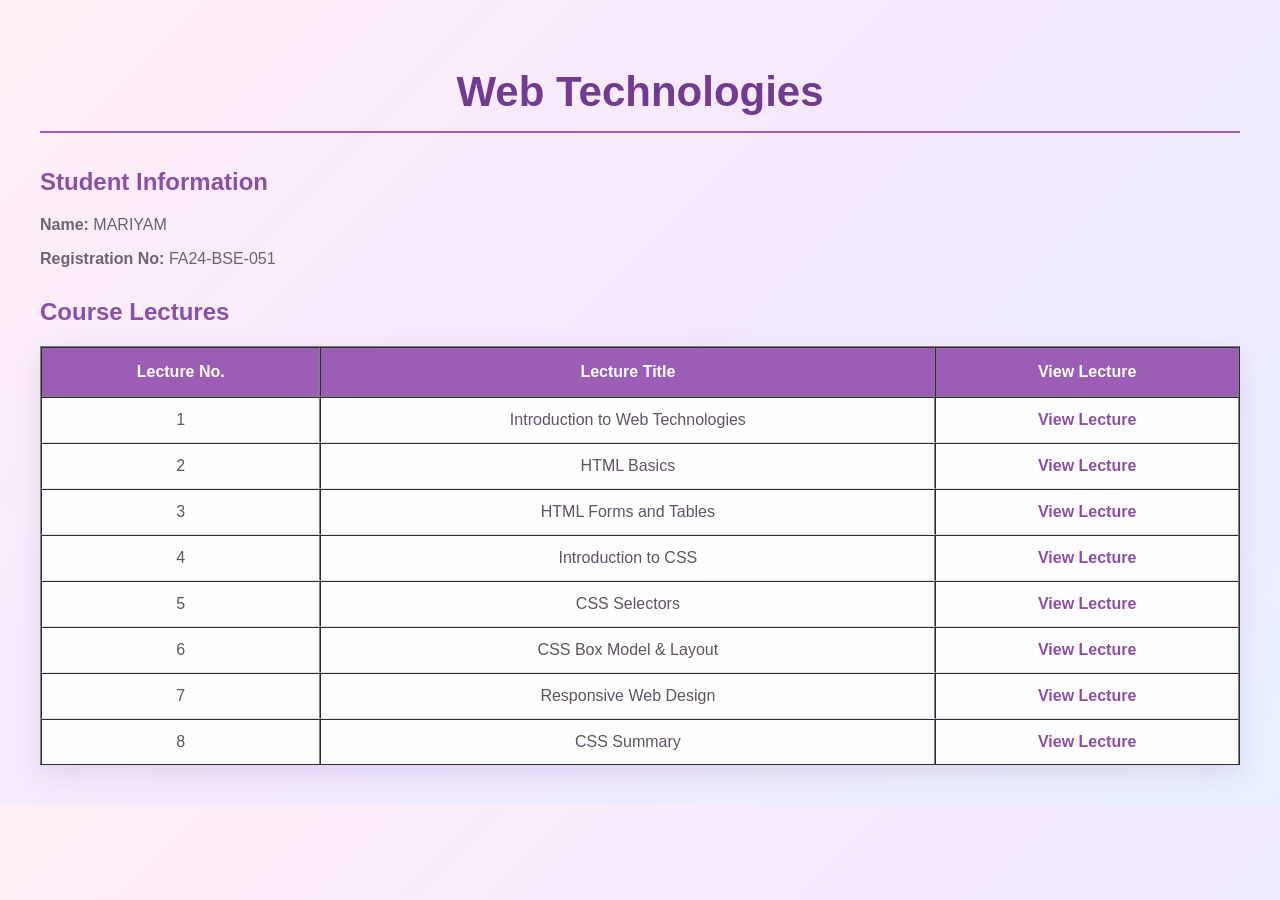
<file: index.html>
<!DOCTYPE html>
<html lang="en">
<head>
    <meta charset="UTF-8">
    <meta name="viewport" content="width=device-width, initial-scale=1.0">
    <title>Web Technologies</title>

    <link rel="stylesheet" href="style.css">
    <link rel="icon" type="image/png" href="logo.png">
</head>

<body>
    <h1>Web Technologies</h1>
       

    <h2>Student Information</h2>

    <p><b>Name:</b> MARIYAM</p>
    <p><b>Registration No:</b> FA24-BSE-051</p>

    <h2>Course Lectures</h2>

    <table border="1">

        <tr>
            <th>Lecture No.</th>
            <th>Lecture Title</th>
            <th>View Lecture</th>
        </tr>

        <tr>
            <td>1</td>
            <td>Introduction to Web Technologies</td>
            <td><a href="lecture1.html">View Lecture</a></td>
        </tr>

        <tr>
            <td>2</td>
            <td>HTML Basics</td>
            <td><a href="lecture2.html">View Lecture</a></td>
        </tr>

        <tr>
            <td>3</td>
            <td>HTML Forms and Tables</td>
            <td><a href="lecture3.html">View Lecture</a></td>
        </tr>

        <tr>
            <td>4</td>
            <td>Introduction to CSS</td>
            <td><a href="lecture4.html">View Lecture</a></td>
        </tr>

        <tr>
            <td>5</td>
            <td>CSS Selectors</td>
            <td><a href="lecture5.html">View Lecture</a></td>
        </tr>

        <tr>
            <td>6</td>
            <td>CSS Box Model & Layout</td>
            <td><a href="lecture6.html">View Lecture</a></td>
        </tr>

        <tr>
            <td>7</td>
            <td>Responsive Web Design</td>
            <td><a href="lecture7.html">View Lecture</a></td>
        </tr>

        <tr>
            <td>8</td>
            <td>CSS Summary</td>
            <td><a href="lecture8.html">View Lecture</a></td>
        </tr>



    </table>

</body>
</html>
</file>
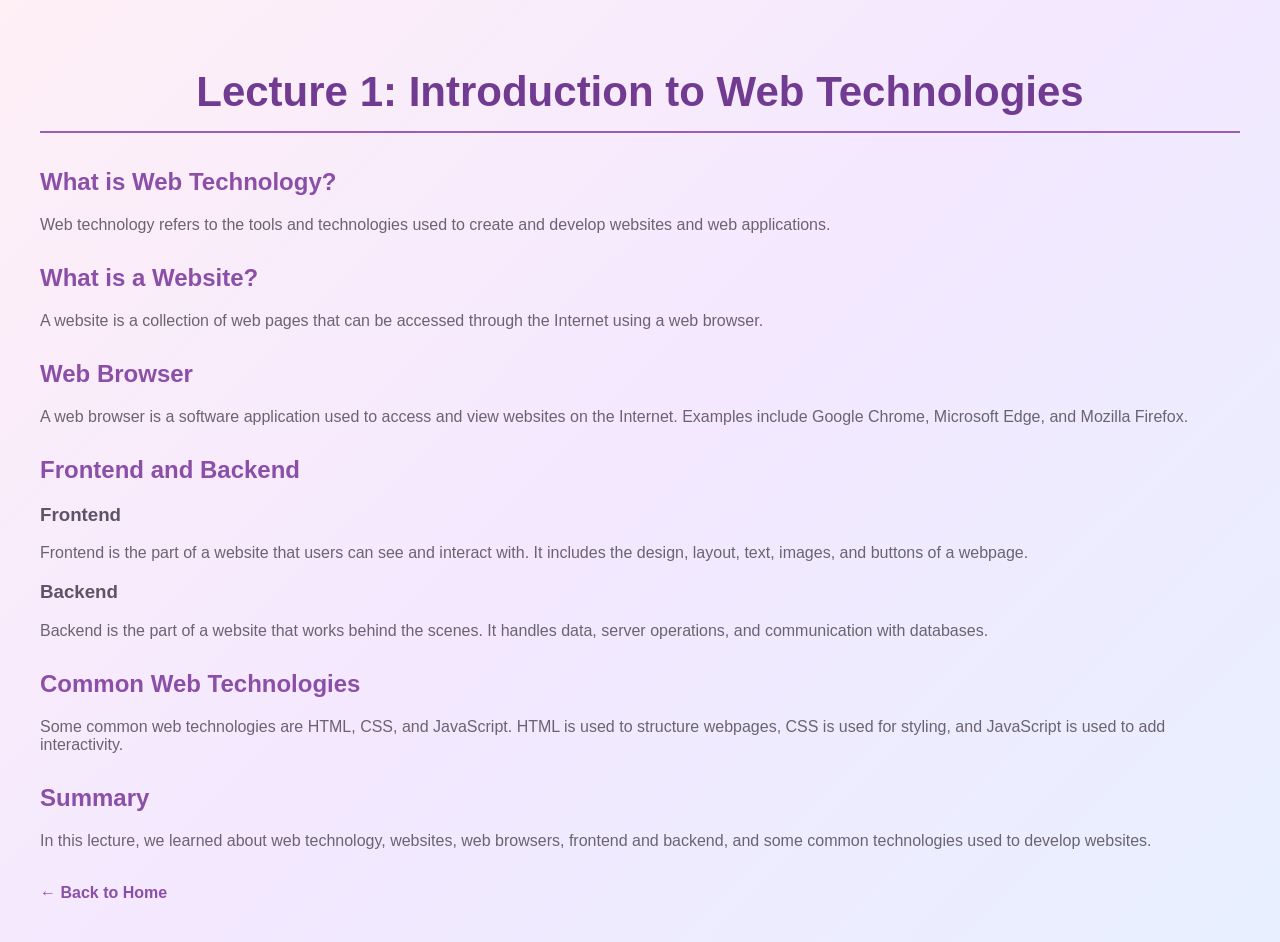
<file: lecture1.html>
<!DOCTYPE html>
<html lang="en">

<head>
    <meta charset="UTF-8">
    <meta name="viewport" content="width=device-width, initial-scale=1.0">

    <title>Lecture 1 - Introduction to Web Technologies</title>

    <link rel="stylesheet" href="style.css">
</head>

<body>

    <h1>Lecture 1: Introduction to Web Technologies</h1>

    <h2>What is Web Technology?</h2>

    <p>
        Web technology refers to the tools and technologies used
        to create and develop websites and web applications.
    </p>

    <h2>What is a Website?</h2>

    <p>
        A website is a collection of web pages that can be accessed
        through the Internet using a web browser.
    </p>

    <h2>Web Browser</h2>

    <p>
        A web browser is a software application used to access
        and view websites on the Internet.
        Examples include Google Chrome, Microsoft Edge, and Mozilla Firefox.
    </p>

    <h2>Frontend and Backend</h2>

    <h3>Frontend</h3>

    <p>
        Frontend is the part of a website that users can see and
        interact with. It includes the design, layout, text, images,
        and buttons of a webpage.
    </p>

    <h3>Backend</h3>

    <p>
        Backend is the part of a website that works behind the scenes.
        It handles data, server operations, and communication with
        databases.
    </p>

    <h2>Common Web Technologies</h2>

    <p>
        Some common web technologies are HTML, CSS, and JavaScript.
        HTML is used to structure webpages, CSS is used for styling,
        and JavaScript is used to add interactivity.
    </p>

    <h2>Summary</h2>

    <p>
        In this lecture, we learned about web technology, websites,
        web browsers, frontend and backend, and some common
        technologies used to develop websites.
    </p>

    <br>

    <a href="index.html">← Back to Home</a>

</body>

</html>
</file>
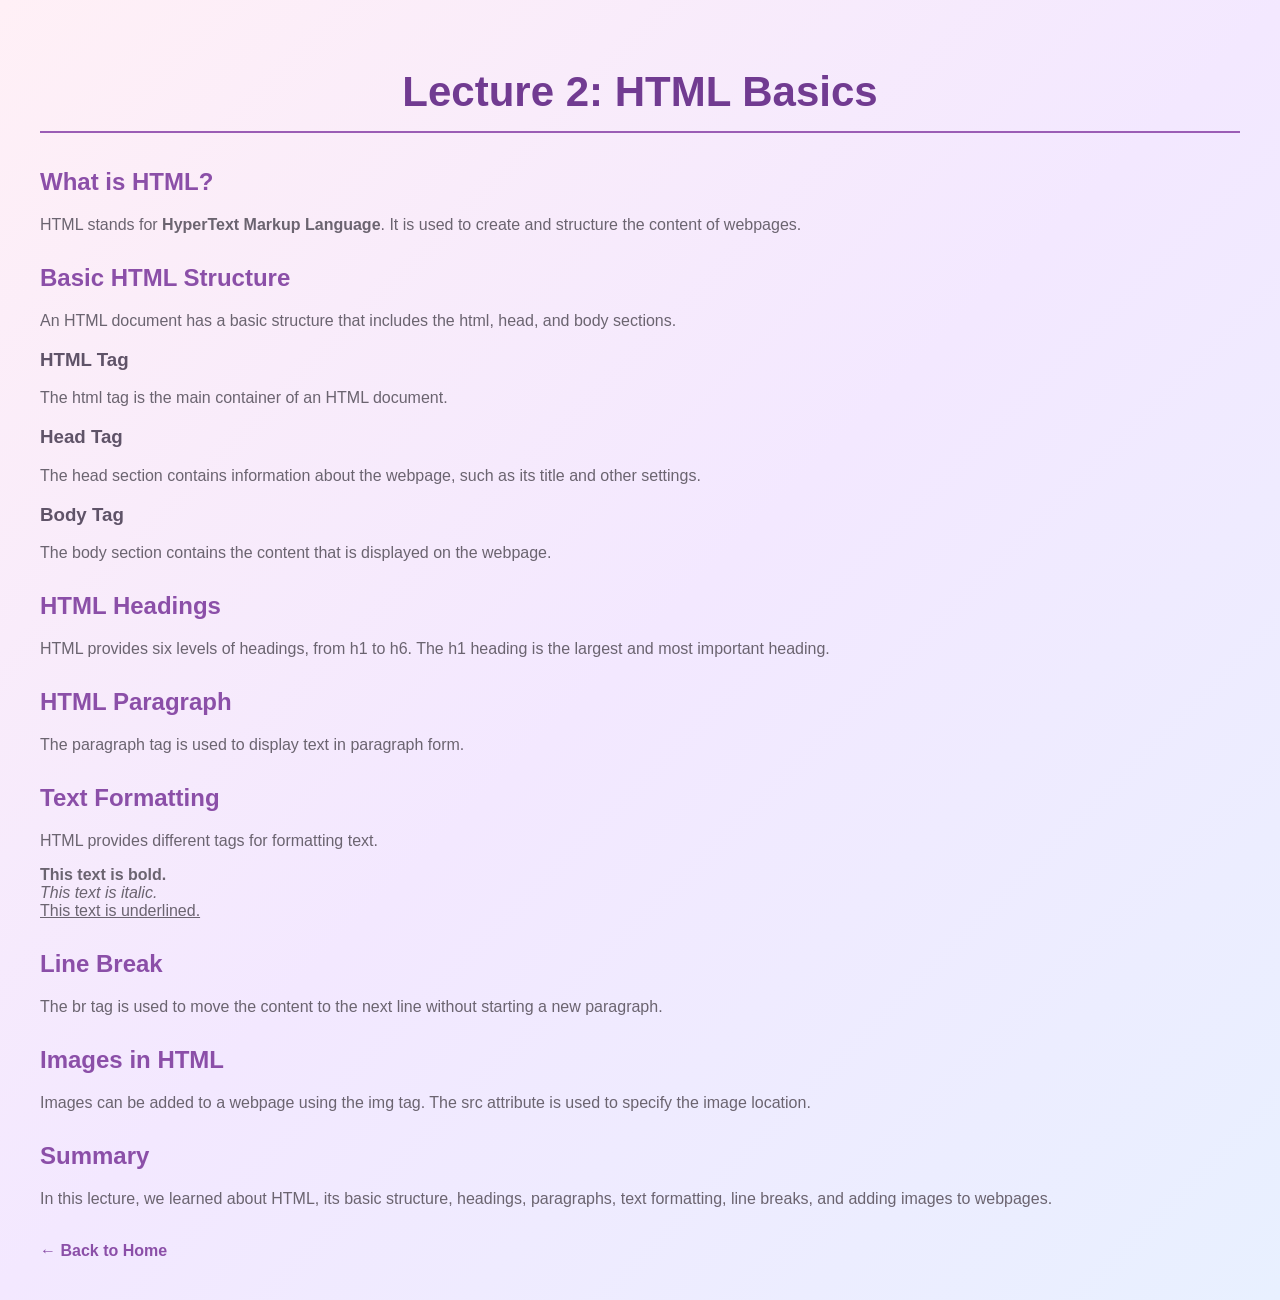
<file: lecture2.html>
<!DOCTYPE html>
<html lang="en">

<head>
    <meta charset="UTF-8">
    <meta name="viewport" content="width=device-width, initial-scale=1.0">

    <title>Lecture 2 - HTML Basics</title>

    <link rel="stylesheet" href="style.css">
</head>

<body>

    <h1>Lecture 2: HTML Basics</h1>

    <h2>What is HTML?</h2>

    <p>
        HTML stands for <b>HyperText Markup Language</b>.
        It is used to create and structure the content of webpages.
    </p>

    <h2>Basic HTML Structure</h2>

    <p>
        An HTML document has a basic structure that includes
        the html, head, and body sections.
    </p>

    <h3>HTML Tag</h3>

    <p>
        The html tag is the main container of an HTML document.
    </p>

    <h3>Head Tag</h3>

    <p>
        The head section contains information about the webpage,
        such as its title and other settings.
    </p>

    <h3>Body Tag</h3>

    <p>
        The body section contains the content that is displayed
        on the webpage.
    </p>

    <h2>HTML Headings</h2>

    <p>
        HTML provides six levels of headings, from
        h1 to h6. The h1 heading is the largest and most important
        heading.
    </p>

    <h2>HTML Paragraph</h2>

    <p>
        The paragraph tag is used to display text in paragraph form.
    </p>

    <h2>Text Formatting</h2>

    <p>
        HTML provides different tags for formatting text.
    </p>

    <p>
        <b>This text is bold.</b>
        <br>
        <i>This text is italic.</i>
        <br>
        <u>This text is underlined.</u>
    </p>

    <h2>Line Break</h2>

    <p>
        The br tag is used to move the content to the next line
        without starting a new paragraph.
    </p>

    <h2>Images in HTML</h2>

    <p>
        Images can be added to a webpage using the img tag.
        The src attribute is used to specify the image location.
    </p>

    <h2>Summary</h2>

    <p>
        In this lecture, we learned about HTML, its basic structure,
        headings, paragraphs, text formatting, line breaks, and
        adding images to webpages.
    </p>

    <br>

    <a href="index.html">← Back to Home</a>

</body>

</html>
</file>
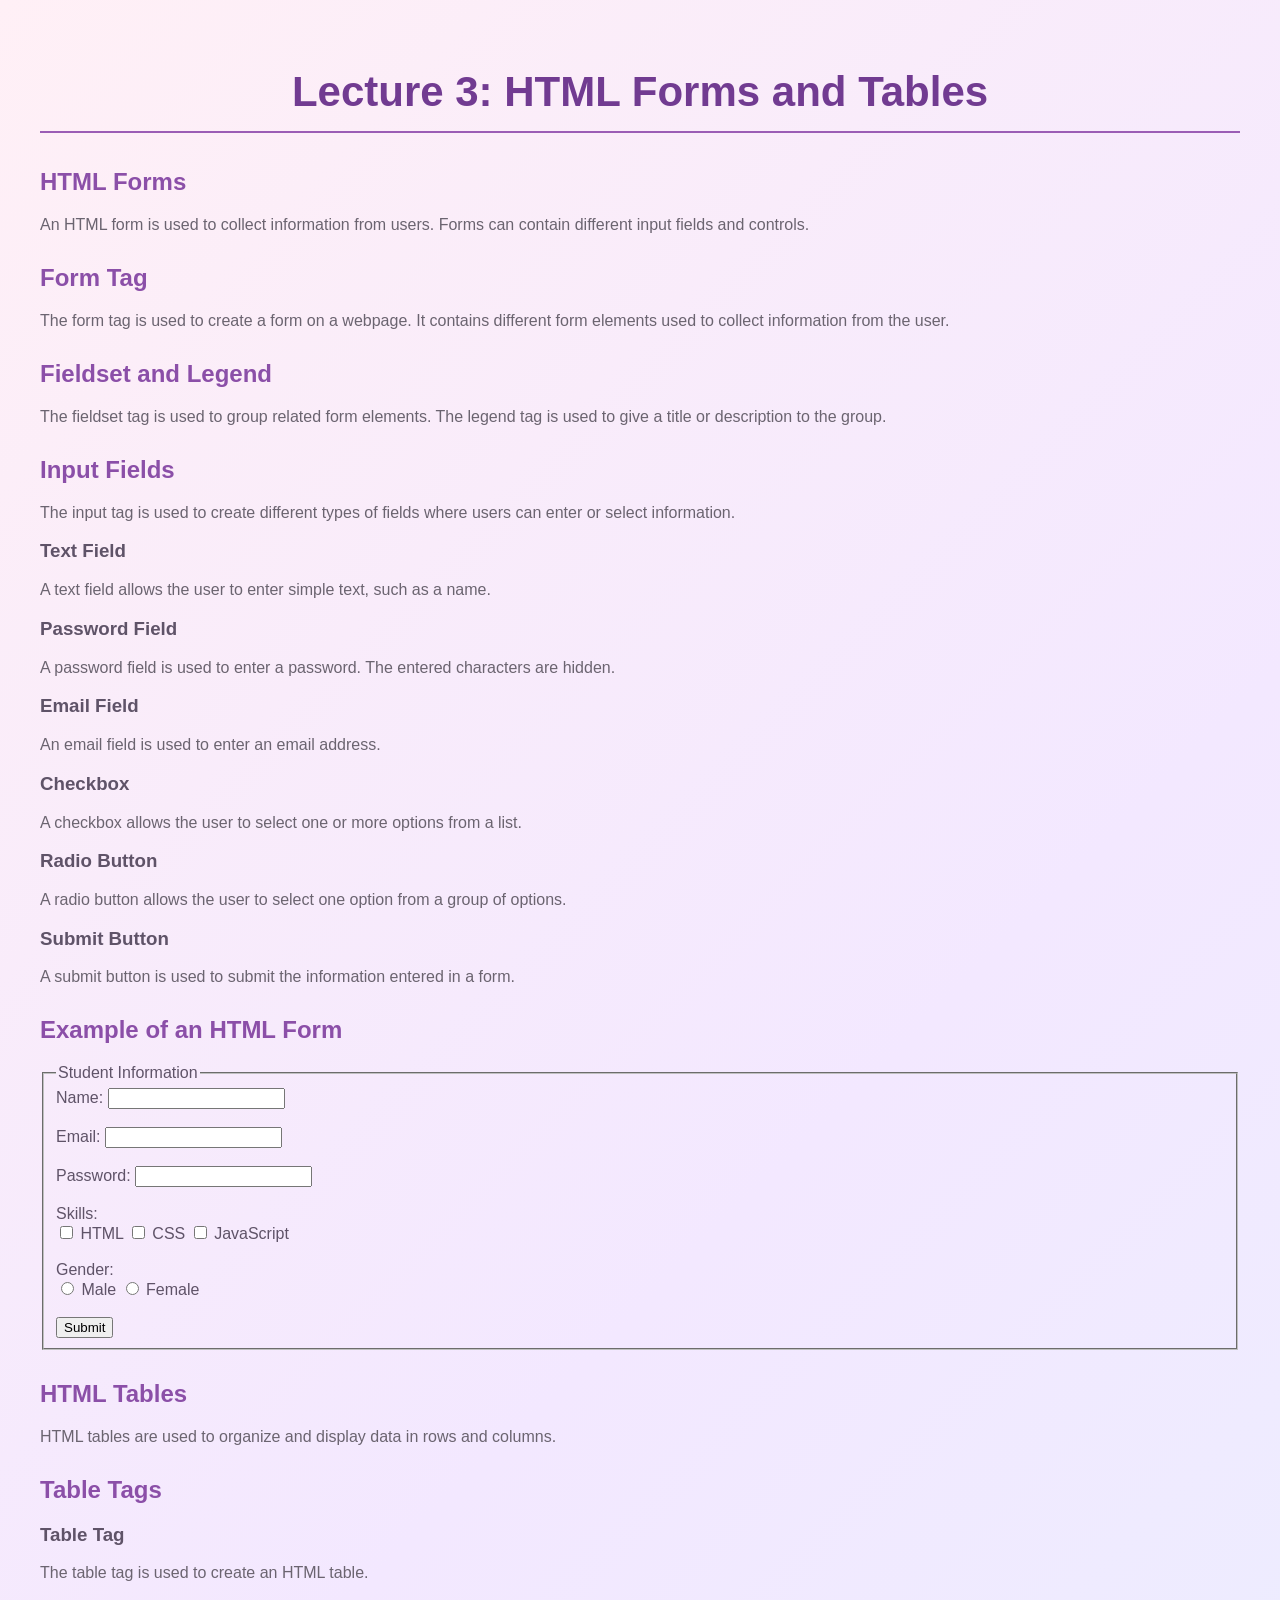
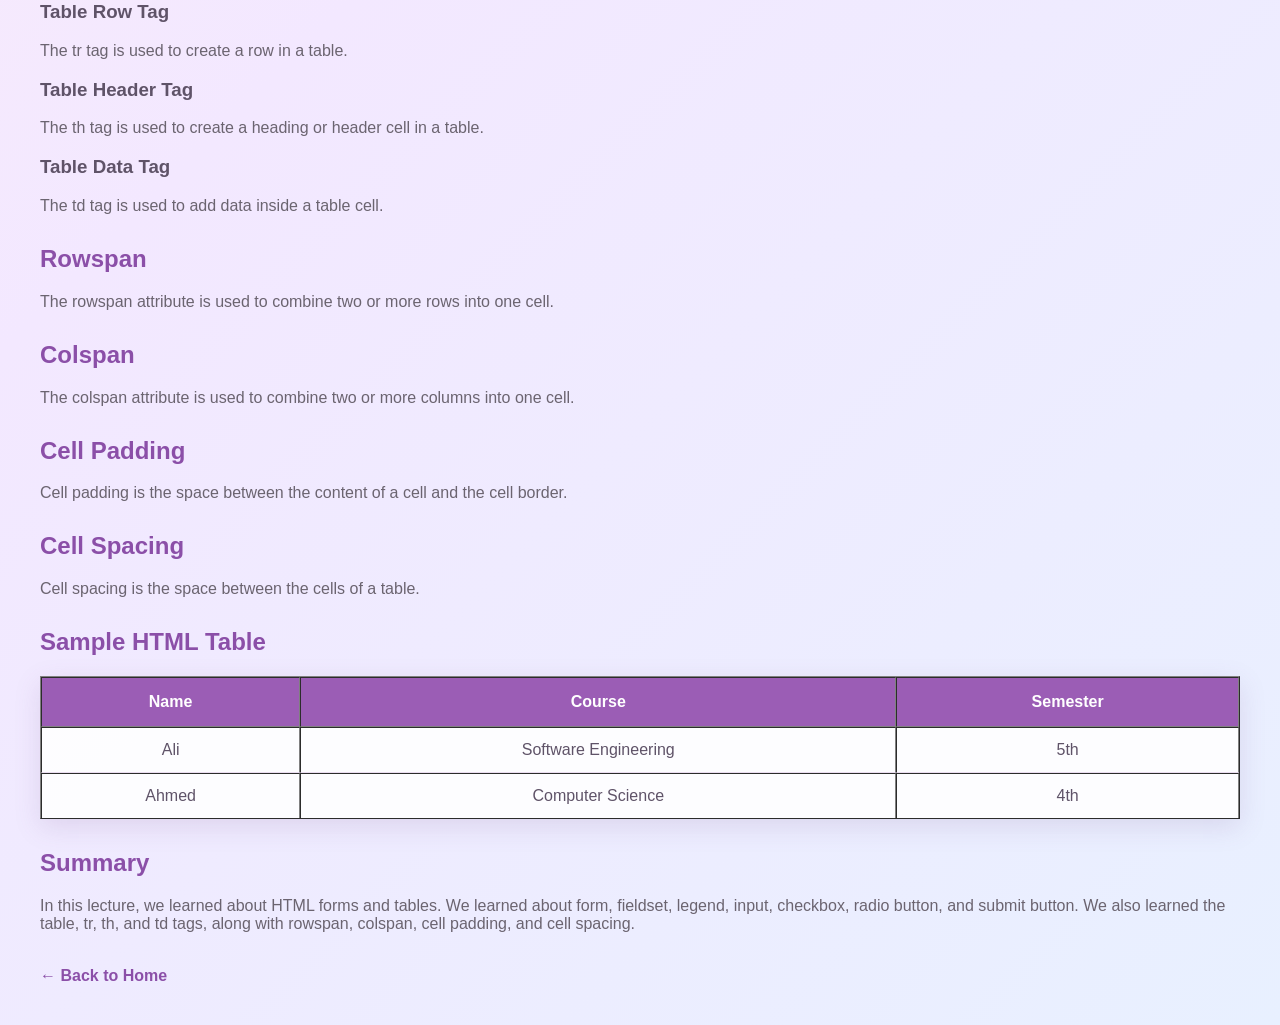
<file: lecture3.html>
<!DOCTYPE html>
<html lang="en">

<head>

    <meta charset="UTF-8">
    <meta name="viewport" content="width=device-width, initial-scale=1.0">

    <title>Lecture 3 - HTML Forms and Tables</title>

    <link rel="stylesheet" href="style.css">

</head>

<body>

    <h1>Lecture 3: HTML Forms and Tables</h1>

    <h2>HTML Forms</h2>

    <p>
        An HTML form is used to collect information from users.
        Forms can contain different input fields and controls.
    </p>

    <h2>Form Tag</h2>

    <p>
        The form tag is used to create a form on a webpage.
        It contains different form elements used to collect
        information from the user.
    </p>

    <h2>Fieldset and Legend</h2>

    <p>
        The fieldset tag is used to group related form elements.
        The legend tag is used to give a title or description
        to the group.
    </p>

    <h2>Input Fields</h2>

    <p>
        The input tag is used to create different types of
        fields where users can enter or select information.
    </p>

    <h3>Text Field</h3>

    <p>
        A text field allows the user to enter simple text,
        such as a name.
    </p>

    <h3>Password Field</h3>

    <p>
        A password field is used to enter a password.
        The entered characters are hidden.
    </p>

    <h3>Email Field</h3>

    <p>
        An email field is used to enter an email address.
    </p>

    <h3>Checkbox</h3>

    <p>
        A checkbox allows the user to select one or more
        options from a list.
    </p>

    <h3>Radio Button</h3>

    <p>
        A radio button allows the user to select one option
        from a group of options.
    </p>

    <h3>Submit Button</h3>

    <p>
        A submit button is used to submit the information
        entered in a form.
    </p>

    <h2>Example of an HTML Form</h2>

    <form>

        <fieldset>

            <legend>Student Information</legend>

            <label>Name:</label>
            <input type="text">

            <br><br>

            <label>Email:</label>
            <input type="email">

            <br><br>

            <label>Password:</label>
            <input type="password">

            <br><br>

            <label>Skills:</label>
            <br>

            <input type="checkbox">
            <label>HTML</label>

            <input type="checkbox">
            <label>CSS</label>

            <input type="checkbox">
            <label>JavaScript</label>

            <br><br>

            <label>Gender:</label>
            <br>

            <input type="radio" name="gender">
            <label>Male</label>

            <input type="radio" name="gender">
            <label>Female</label>

            <br><br>

            <input type="submit" value="Submit">

        </fieldset>

    </form>

    <h2>HTML Tables</h2>

    <p>
        HTML tables are used to organize and display data
        in rows and columns.
    </p>

    <h2>Table Tags</h2>

    <h3>Table Tag</h3>

    <p>
        The table tag is used to create an HTML table.
    </p>

    <h3>Table Row Tag</h3>

    <p>
        The tr tag is used to create a row in a table.
    </p>

    <h3>Table Header Tag</h3>

    <p>
        The th tag is used to create a heading or header cell
        in a table.
    </p>

    <h3>Table Data Tag</h3>

    <p>
        The td tag is used to add data inside a table cell.
    </p>

    <h2>Rowspan</h2>

    <p>
        The rowspan attribute is used to combine two or more
        rows into one cell.
    </p>

    <h2>Colspan</h2>

    <p>
        The colspan attribute is used to combine two or more
        columns into one cell.
    </p>

    <h2>Cell Padding</h2>

    <p>
        Cell padding is the space between the content of a cell
        and the cell border.
    </p>

    <h2>Cell Spacing</h2>

    <p>
        Cell spacing is the space between the cells of a table.
    </p>

    <h2>Sample HTML Table</h2>

    <table border="1" cellpadding="10" cellspacing="5">

        <tr>
            <th>Name</th>
            <th>Course</th>
            <th>Semester</th>
        </tr>

        <tr>
            <td>Ali</td>
            <td>Software Engineering</td>
            <td>5th</td>
        </tr>

        <tr>
            <td>Ahmed</td>
            <td>Computer Science</td>
            <td>4th</td>
        </tr>

    </table>

    <h2>Summary</h2>

    <p>
        In this lecture, we learned about HTML forms and tables.
        We learned about form, fieldset, legend, input, checkbox,
        radio button, and submit button. We also learned the table,
        tr, th, and td tags, along with rowspan, colspan,
        cell padding, and cell spacing.
    </p>

    <br>

    <a href="index.html">← Back to Home</a>

</body>

</html>
</file>
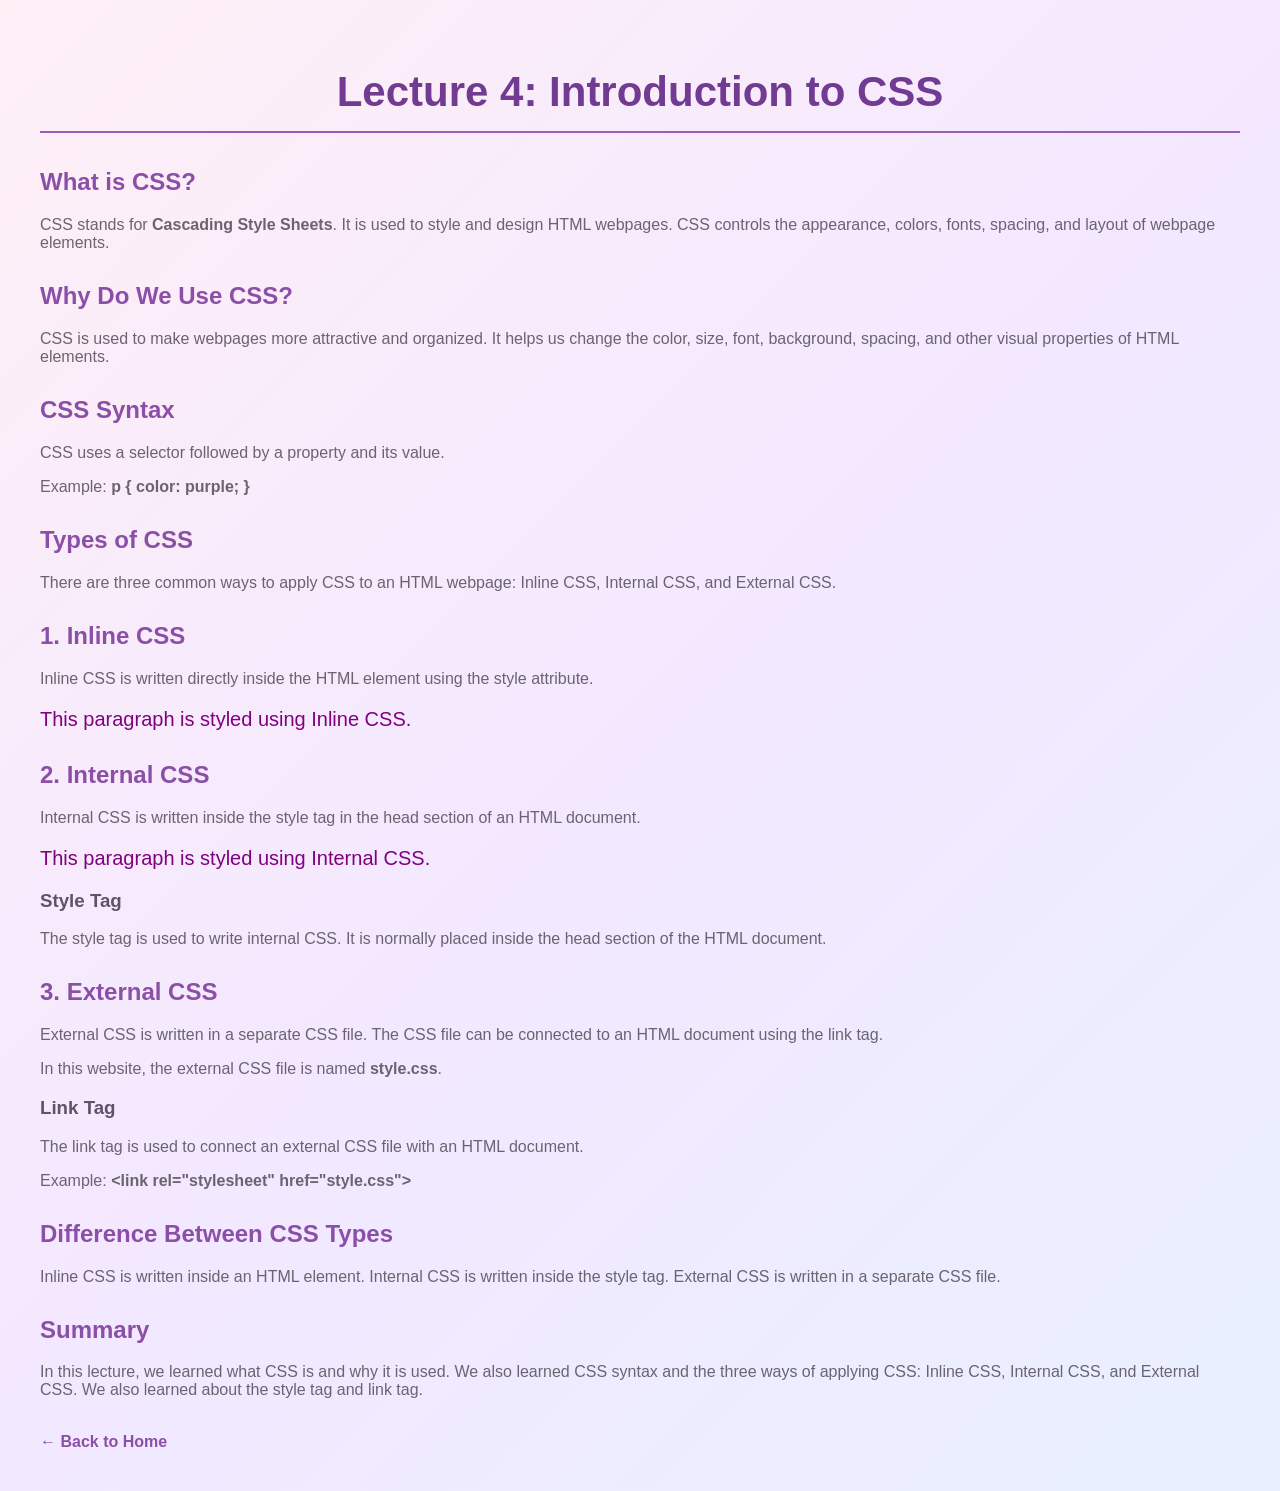
<file: lecture4.html>
<!DOCTYPE html>
<html lang="en">

<head>
    <meta charset="UTF-8">
    <meta name="viewport" content="width=device-width, initial-scale=1.0">

    <title>Lecture 4 - Introduction to CSS</title>

    <link rel="stylesheet" href="style.css">

    <style>
        .internal-example {
            color: purple;
            font-size: 20px;
        }
    </style>

</head>

<body>

    <h1>Lecture 4: Introduction to CSS</h1>

    <h2>What is CSS?</h2>

    <p>
        CSS stands for <b>Cascading Style Sheets</b>.
        It is used to style and design HTML webpages.
        CSS controls the appearance, colors, fonts, spacing,
        and layout of webpage elements.
    </p>

    <h2>Why Do We Use CSS?</h2>

    <p>
        CSS is used to make webpages more attractive and organized.
        It helps us change the color, size, font, background,
        spacing, and other visual properties of HTML elements.
    </p>

    <h2>CSS Syntax</h2>

    <p>
        CSS uses a selector followed by a property and its value.
    </p>

    <p>
        Example:
        <b>p { color: purple; }</b>
    </p>

    <h2>Types of CSS</h2>

    <p>
        There are three common ways to apply CSS to an HTML webpage:
        Inline CSS, Internal CSS, and External CSS.
    </p>

    <h2>1. Inline CSS</h2>

    <p>
        Inline CSS is written directly inside the HTML element
        using the style attribute.
    </p>

    <p style="color: purple; font-size: 20px;">
        This paragraph is styled using Inline CSS.
    </p>

    <h2>2. Internal CSS</h2>

    <p>
        Internal CSS is written inside the style tag in the
        head section of an HTML document.
    </p>

    <p class="internal-example">
        This paragraph is styled using Internal CSS.
    </p>

    <h3>Style Tag</h3>

    <p>
        The style tag is used to write internal CSS.
        It is normally placed inside the head section
        of the HTML document.
    </p>

    <h2>3. External CSS</h2>

    <p>
        External CSS is written in a separate CSS file.
        The CSS file can be connected to an HTML document
        using the link tag.
    </p>

    <p>
        In this website, the external CSS file is named
        <b>style.css</b>.
    </p>

    <h3>Link Tag</h3>

    <p>
        The link tag is used to connect an external CSS file
        with an HTML document.
    </p>

    <p>
        Example:
        <b>&lt;link rel="stylesheet" href="style.css"&gt;</b>
    </p>

    <h2>Difference Between CSS Types</h2>

    <p>
        Inline CSS is written inside an HTML element.
        Internal CSS is written inside the style tag.
        External CSS is written in a separate CSS file.
    </p>

    <h2>Summary</h2>

    <p>
        In this lecture, we learned what CSS is and why it is used.
        We also learned CSS syntax and the three ways of applying CSS:
        Inline CSS, Internal CSS, and External CSS. We also learned
        about the style tag and link tag.
    </p>

    <br>

    <a href="index.html">← Back to Home</a>

</body>

</html>
</file>
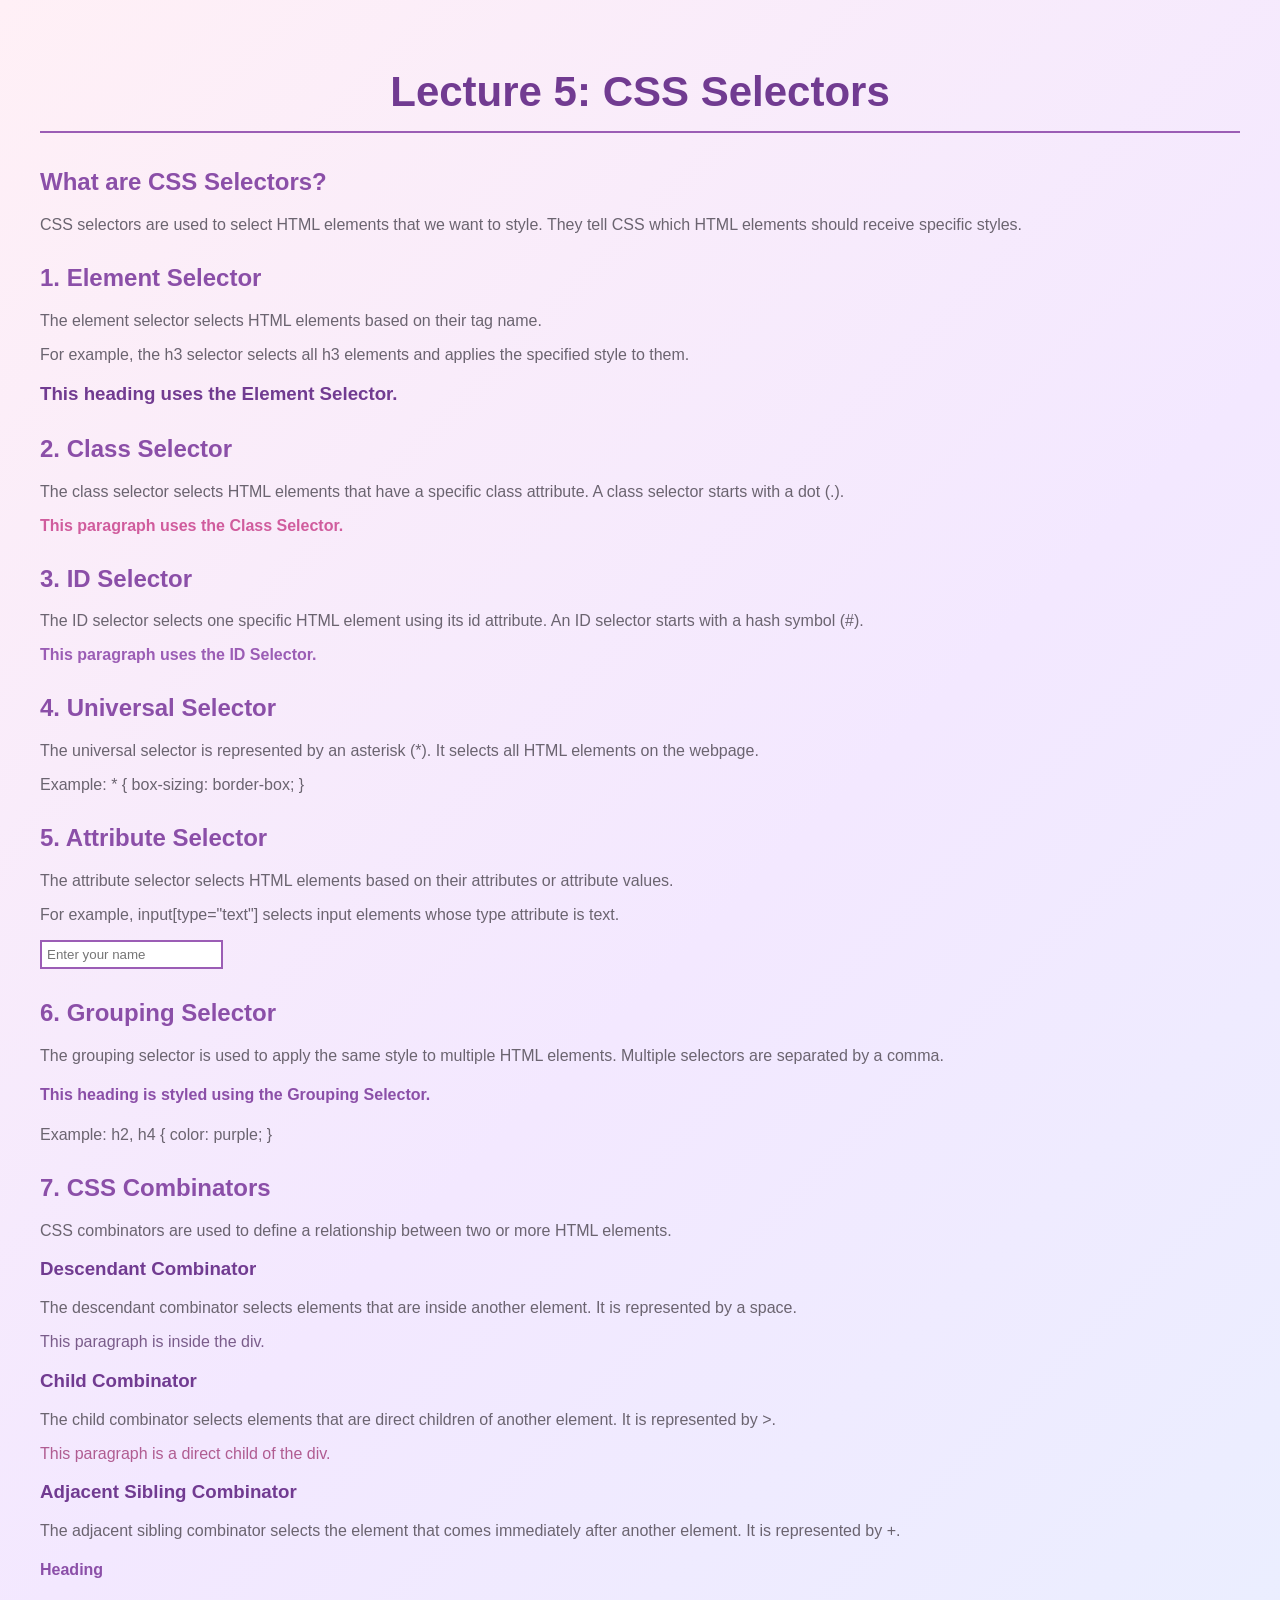
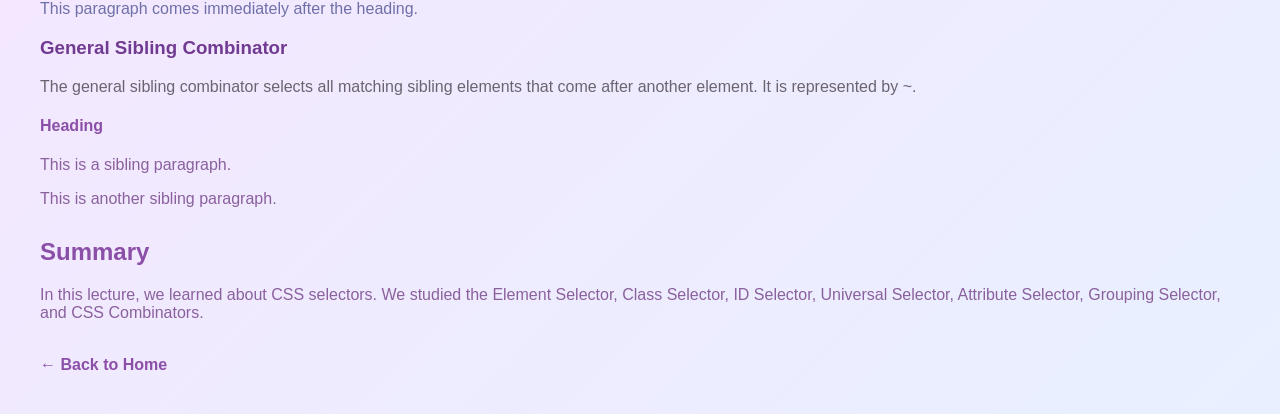
<file: lecture5.html>
<!DOCTYPE html>
<html lang="en">

<head>

    <meta charset="UTF-8">
    <meta name="viewport" content="width=device-width, initial-scale=1.0">

    <title>Lecture 5 - CSS Selectors</title>

    <link rel="stylesheet" href="style.css">

    <style>

        /* Universal Selector */
        * {
            box-sizing: border-box;
        }

        /* Element Selector */
        h3 {
            color: #713b91;
        }

        /* Class Selector */
        .highlight {
            color: #d05c9d;
            font-weight: bold;
        }

        /* ID Selector */
        #special-text {
            color: #9b5db5;
            font-weight: bold;
        }

        /* Attribute Selector */
        input[type="text"] {
            border: 2px solid #9b5db5;
            padding: 5px;
        }

        /* Grouping Selector */
        h2, h4 {
            color: #8b4fa8;
        }

        /* Descendant Combinator */
        .descendant p {
            color: #7a5c8a;
        }

        /* Child Combinator */
        .child > p {
            color: #b05c91;
        }

        /* Adjacent Sibling Combinator */
        .adjacent + p {
            color: #6f70a8;
        }

        /* General Sibling Combinator */
        .general ~ p {
            color: #8a609d;
        }

    </style>

</head>

<body>

    <h1>Lecture 5: CSS Selectors</h1>

    <h2>What are CSS Selectors?</h2>

    <p>
        CSS selectors are used to select HTML elements that we
        want to style. They tell CSS which HTML elements should
        receive specific styles.
    </p>

    <h2>1. Element Selector</h2>

    <p>
        The element selector selects HTML elements based on
        their tag name.
    </p>

    <p>
        For example, the h3 selector selects all h3 elements
        and applies the specified style to them.
    </p>

    <h3>This heading uses the Element Selector.</h3>

    <h2>2. Class Selector</h2>

    <p>
        The class selector selects HTML elements that have
        a specific class attribute. A class selector starts
        with a dot (.).
    </p>

    <p class="highlight">
        This paragraph uses the Class Selector.
    </p>

    <h2>3. ID Selector</h2>

    <p>
        The ID selector selects one specific HTML element
        using its id attribute. An ID selector starts with
        a hash symbol (#).
    </p>

    <p id="special-text">
        This paragraph uses the ID Selector.
    </p>

    <h2>4. Universal Selector</h2>

    <p>
        The universal selector is represented by an asterisk (*).
        It selects all HTML elements on the webpage.
    </p>

    <p>
        Example: * { box-sizing: border-box; }
    </p>

    <h2>5. Attribute Selector</h2>

    <p>
        The attribute selector selects HTML elements based
        on their attributes or attribute values.
    </p>

    <p>
        For example, input[type="text"] selects input elements
        whose type attribute is text.
    </p>

    <input type="text" placeholder="Enter your name">

    <h2>6. Grouping Selector</h2>

    <p>
        The grouping selector is used to apply the same style
        to multiple HTML elements. Multiple selectors are
        separated by a comma.
    </p>

    <h4>This heading is styled using the Grouping Selector.</h4>

    <p>
        Example: h2, h4 { color: purple; }
    </p>

    <h2>7. CSS Combinators</h2>

    <p>
        CSS combinators are used to define a relationship
        between two or more HTML elements.
    </p>

    <h3>Descendant Combinator</h3>

    <p>
        The descendant combinator selects elements that are
        inside another element. It is represented by a space.
    </p>

    <div class="descendant">
        <p>This paragraph is inside the div.</p>
    </div>

    <h3>Child Combinator</h3>

    <p>
        The child combinator selects elements that are direct
        children of another element. It is represented by >.
    </p>

    <div class="child">
        <p>This paragraph is a direct child of the div.</p>
    </div>

    <h3>Adjacent Sibling Combinator</h3>

    <p>
        The adjacent sibling combinator selects the element
        that comes immediately after another element.
        It is represented by +.
    </p>

    <h4 class="adjacent">Heading</h4>
    <p>This paragraph comes immediately after the heading.</p>

    <h3>General Sibling Combinator</h3>

    <p>
        The general sibling combinator selects all matching
        sibling elements that come after another element.
        It is represented by ~.
    </p>

    <h4 class="general">Heading</h4>
    <p>This is a sibling paragraph.</p>
    <p>This is another sibling paragraph.</p>

    <h2>Summary</h2>

    <p>
        In this lecture, we learned about CSS selectors.
        We studied the Element Selector, Class Selector,
        ID Selector, Universal Selector, Attribute Selector,
        Grouping Selector, and CSS Combinators.
    </p>

    <br>

    <a href="index.html">← Back to Home</a>

</body>

</html>
</file>
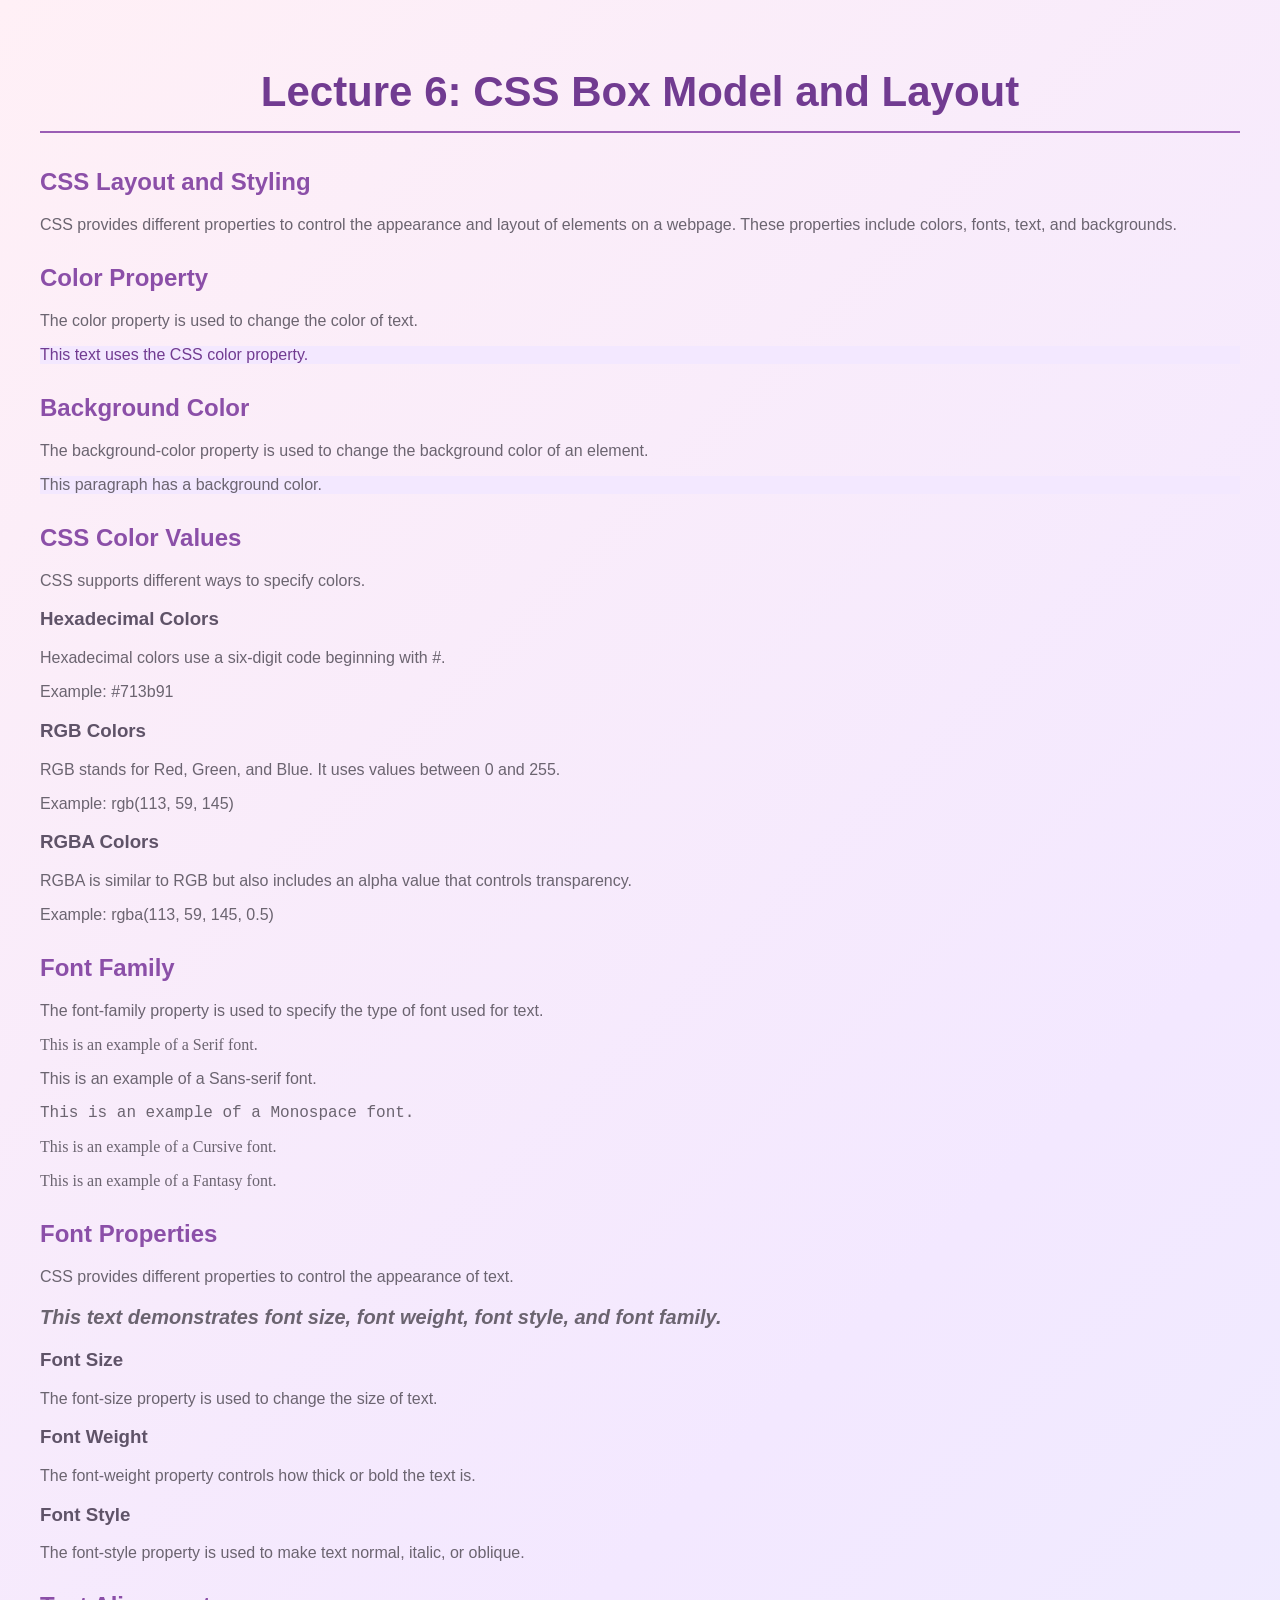
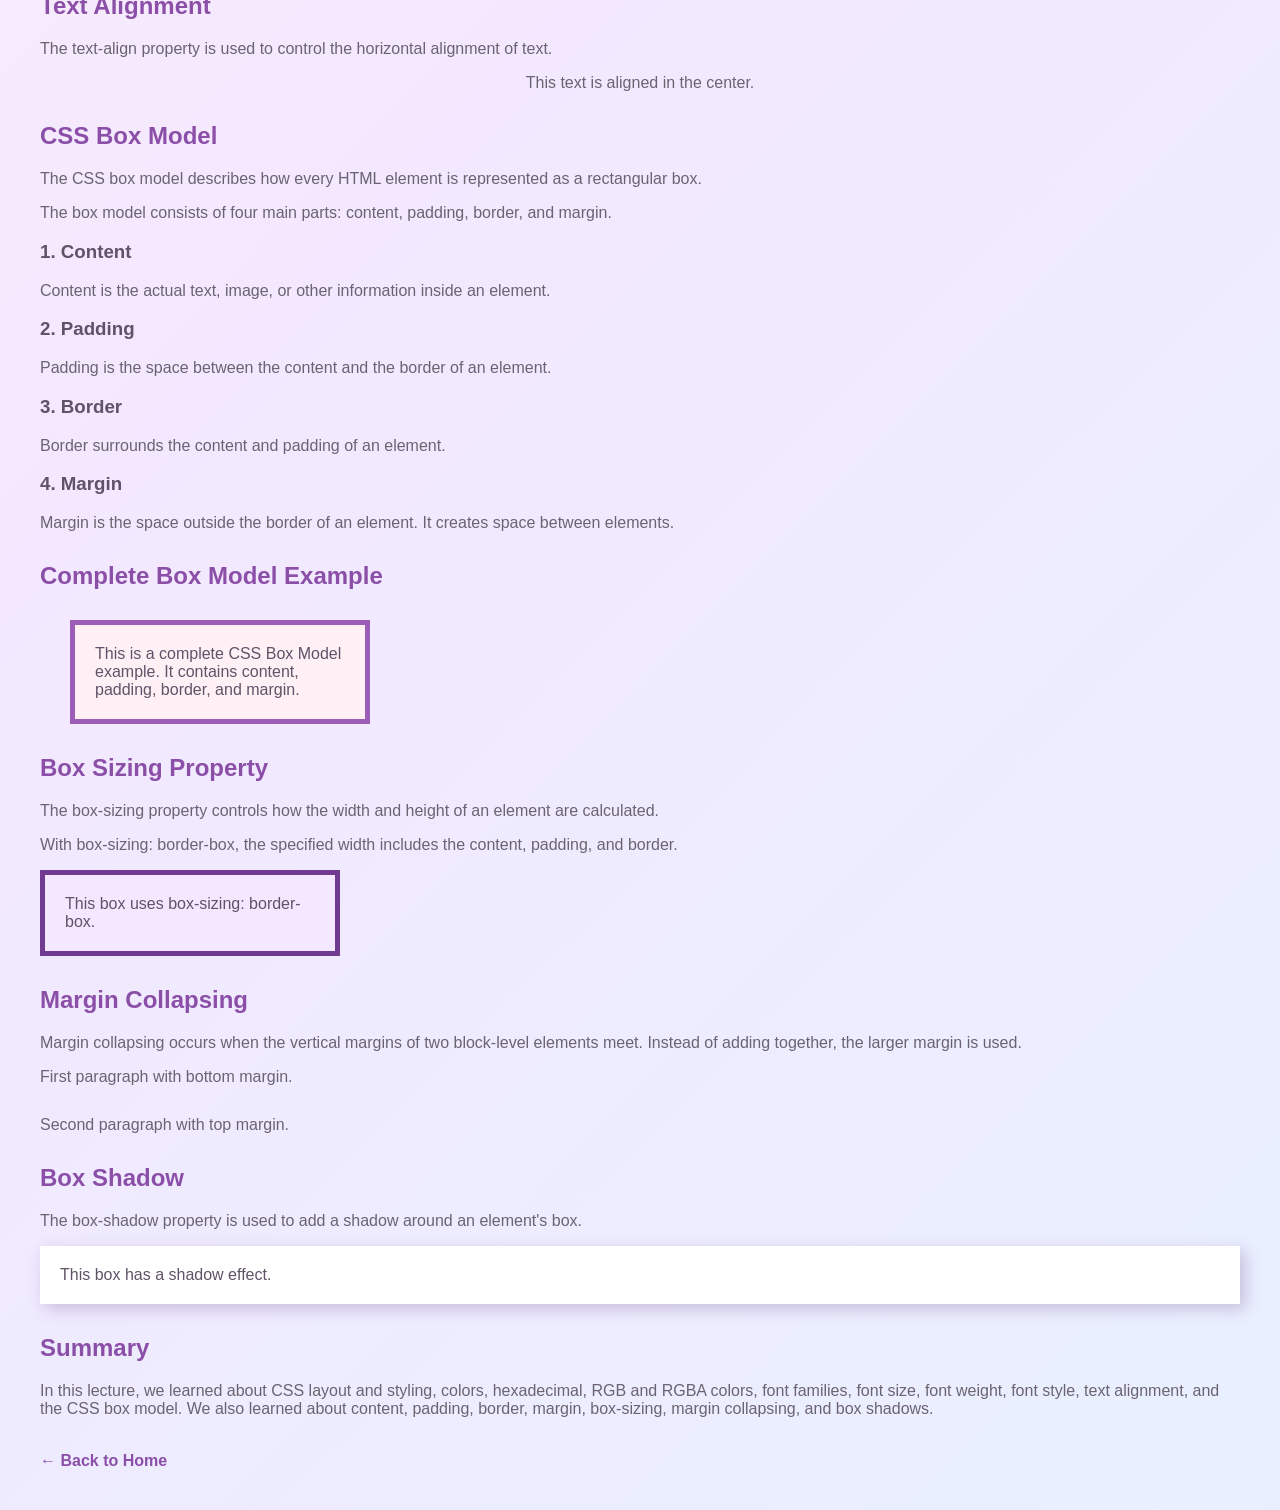
<file: lecture6.html>
<!DOCTYPE html>
<html lang="en">

<head>

    <meta charset="UTF-8">
    <meta name="viewport" content="width=device-width, initial-scale=1.0">

    <title>Lecture 6 - CSS Box Model and Layout</title>

    <link rel="stylesheet" href="style.css">

    <style>

        /* Color Example */
        .color-example {
            color: #713b91;
            background-color: #f3e8ff;
        }

        /* Font Family Examples */
        .serif-font {
            font-family: Georgia, serif;
        }

        .sans-serif-font {
            font-family: Arial, sans-serif;
        }

        .monospace-font {
            font-family: "Courier New", monospace;
        }

        .cursive-font {
            font-family: cursive;
        }

        .fantasy-font {
            font-family: fantasy;
        }

        /* Font Properties */
        .font-properties {
            font-family: Arial, sans-serif;
            font-size: 20px;
            font-weight: bold;
            font-style: italic;
        }

        /* Text Alignment */
        .text-alignment {
            text-align: center;
        }

        /* Box Model Example */
        .box-model {
            width: 250px;
            padding: 20px;
            border: 5px solid #9b5db5;
            margin: 30px;
            background-color: #fff0f6;
        }

        /* Box Sizing */
        .box-sizing-example {
            width: 300px;
            padding: 20px;
            border: 5px solid #713b91;
            box-sizing: border-box;
            background-color: #f3e8ff;
        }

        /* Box Shadow */
        .shadow-example {
            padding: 20px;
            background-color: white;
            box-shadow: 5px 5px 15px rgba(120, 80, 140, 0.3);
        }

        /* Margin Collapsing */
        .margin-one {
            margin-bottom: 30px;
        }

        .margin-two {
            margin-top: 20px;
        }

    </style>

</head>

<body>

    <h1>Lecture 6: CSS Box Model and Layout</h1>

    <h2>CSS Layout and Styling</h2>

    <p>
        CSS provides different properties to control the appearance
        and layout of elements on a webpage. These properties include
        colors, fonts, text, and backgrounds.
    </p>

    <h2>Color Property</h2>

    <p>
        The color property is used to change the color of text.
    </p>

    <p class="color-example">
        This text uses the CSS color property.
    </p>

    <h2>Background Color</h2>

    <p>
        The background-color property is used to change the
        background color of an element.
    </p>

    <p style="background-color: #f3e8ff;">
        This paragraph has a background color.
    </p>

    <h2>CSS Color Values</h2>

    <p>
        CSS supports different ways to specify colors.
    </p>

    <h3>Hexadecimal Colors</h3>

    <p>
        Hexadecimal colors use a six-digit code beginning with #.
    </p>

    <p>
        Example: #713b91
    </p>

    <h3>RGB Colors</h3>

    <p>
        RGB stands for Red, Green, and Blue. It uses values
        between 0 and 255.
    </p>

    <p>
        Example: rgb(113, 59, 145)
    </p>

    <h3>RGBA Colors</h3>

    <p>
        RGBA is similar to RGB but also includes an alpha value
        that controls transparency.
    </p>

    <p>
        Example: rgba(113, 59, 145, 0.5)
    </p>

    <h2>Font Family</h2>

    <p>
        The font-family property is used to specify the type
        of font used for text.
    </p>

    <p class="serif-font">
        This is an example of a Serif font.
    </p>

    <p class="sans-serif-font">
        This is an example of a Sans-serif font.
    </p>

    <p class="monospace-font">
        This is an example of a Monospace font.
    </p>

    <p class="cursive-font">
        This is an example of a Cursive font.
    </p>

    <p class="fantasy-font">
        This is an example of a Fantasy font.
    </p>

    <h2>Font Properties</h2>

    <p>
        CSS provides different properties to control the appearance
        of text.
    </p>

    <p class="font-properties">
        This text demonstrates font size, font weight,
        font style, and font family.
    </p>

    <h3>Font Size</h3>

    <p>
        The font-size property is used to change the size of text.
    </p>

    <h3>Font Weight</h3>

    <p>
        The font-weight property controls how thick or bold the text is.
    </p>

    <h3>Font Style</h3>

    <p>
        The font-style property is used to make text normal,
        italic, or oblique.
    </p>

    <h2>Text Alignment</h2>

    <p>
        The text-align property is used to control the horizontal
        alignment of text.
    </p>

    <p class="text-alignment">
        This text is aligned in the center.
    </p>

    <h2>CSS Box Model</h2>

    <p>
        The CSS box model describes how every HTML element is
        represented as a rectangular box.
    </p>

    <p>
        The box model consists of four main parts:
        content, padding, border, and margin.
    </p>

    <h3>1. Content</h3>

    <p>
        Content is the actual text, image, or other information
        inside an element.
    </p>

    <h3>2. Padding</h3>

    <p>
        Padding is the space between the content and the border
        of an element.
    </p>

    <h3>3. Border</h3>

    <p>
        Border surrounds the content and padding of an element.
    </p>

    <h3>4. Margin</h3>

    <p>
        Margin is the space outside the border of an element.
        It creates space between elements.
    </p>

    <h2>Complete Box Model Example</h2>

    <div class="box-model">
        This is a complete CSS Box Model example.
        It contains content, padding, border, and margin.
    </div>

    <h2>Box Sizing Property</h2>

    <p>
        The box-sizing property controls how the width and height
        of an element are calculated.
    </p>

    <p>
        With box-sizing: border-box, the specified width includes
        the content, padding, and border.
    </p>

    <div class="box-sizing-example">
        This box uses box-sizing: border-box.
    </div>

    <h2>Margin Collapsing</h2>

    <p>
        Margin collapsing occurs when the vertical margins of
        two block-level elements meet. Instead of adding together,
        the larger margin is used.
    </p>

    <p class="margin-one">
        First paragraph with bottom margin.
    </p>

    <p class="margin-two">
        Second paragraph with top margin.
    </p>

    <h2>Box Shadow</h2>

    <p>
        The box-shadow property is used to add a shadow around
        an element's box.
    </p>

    <div class="shadow-example">
        This box has a shadow effect.
    </div>

    <h2>Summary</h2>

    <p>
        In this lecture, we learned about CSS layout and styling,
        colors, hexadecimal, RGB and RGBA colors, font families,
        font size, font weight, font style, text alignment,
        and the CSS box model. We also learned about content,
        padding, border, margin, box-sizing, margin collapsing,
        and box shadows.
    </p>

    <br>

    <a href="index.html">← Back to Home</a>

</body>

</html>
</file>
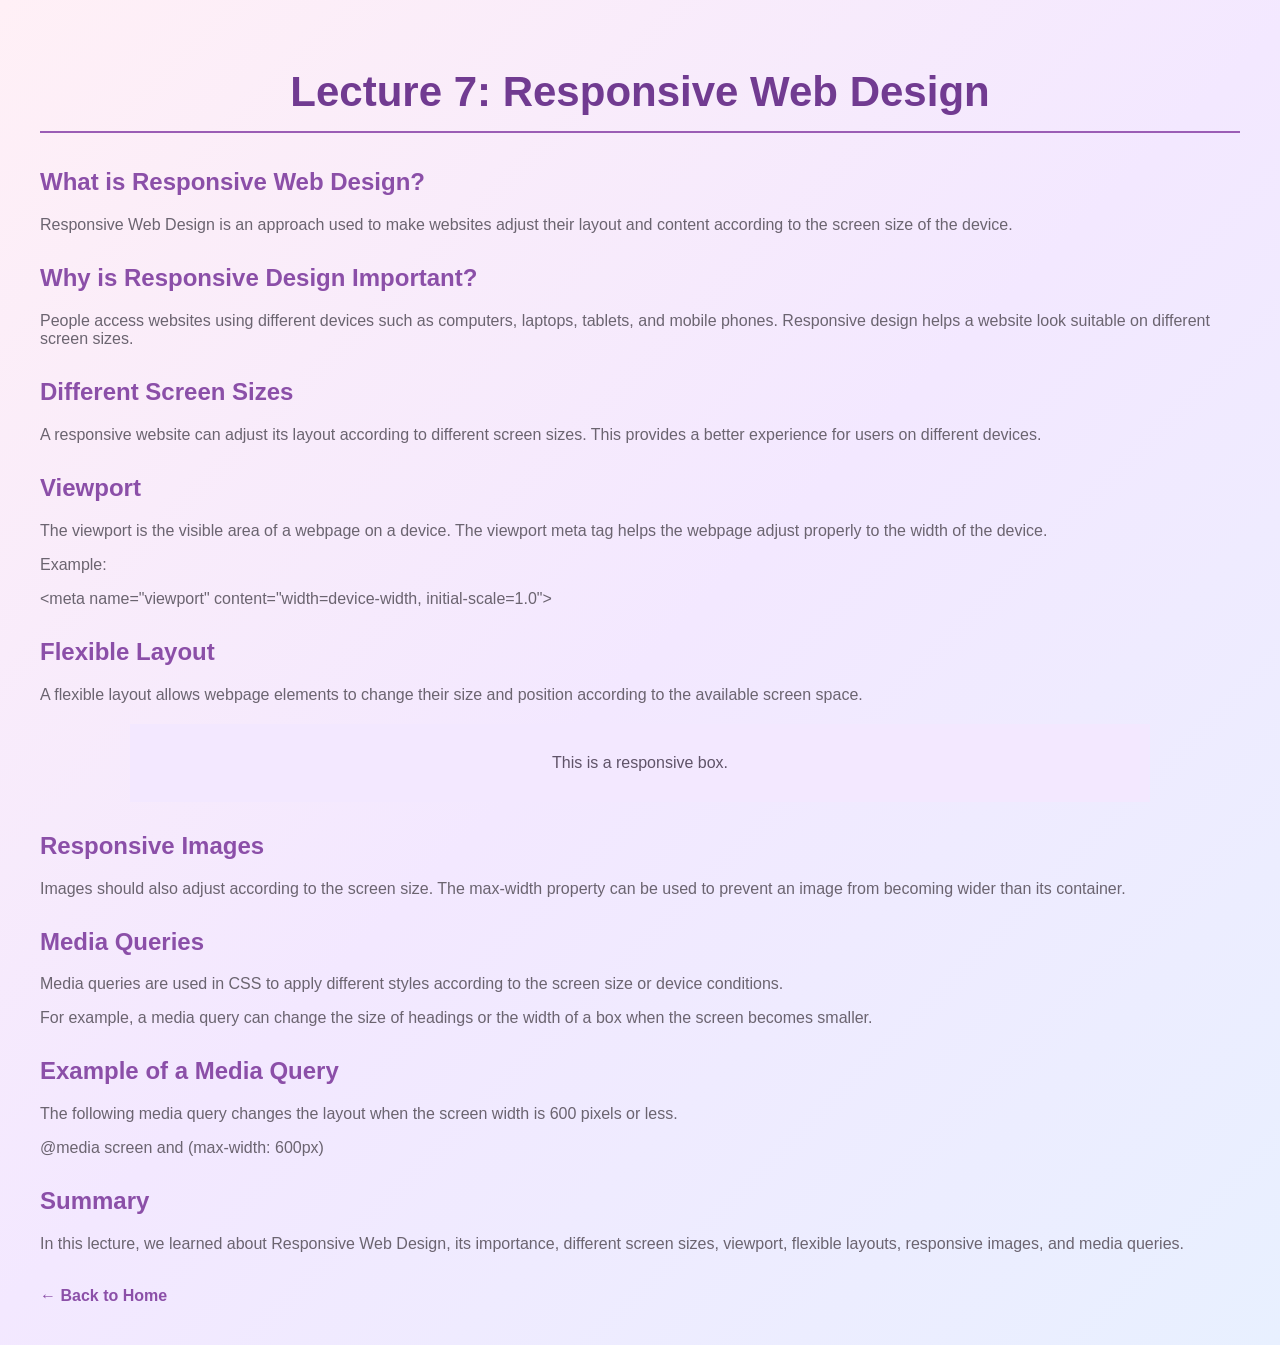
<file: lecture7.html>
<!DOCTYPE html>
<html lang="en">

<head>

    <meta charset="UTF-8">
    <meta name="viewport" content="width=device-width, initial-scale=1.0">

    <title>Lecture 7 - Responsive Web Design</title>

    <link rel="stylesheet" href="style.css">

    <style>

        .responsive-box {
            width: 80%;
            margin: 20px auto;
            padding: 30px;
            background-color: #f3e8ff;
            text-align: center;
        }

        .responsive-image {
            max-width: 100%;
            height: auto;
        }

        /* Media Query */
        @media screen and (max-width: 600px) {

            .responsive-box {
                width: 100%;
                padding: 15px;
            }

            h1 {
                font-size: 28px;
            }

        }

    </style>

</head>

<body>

    <h1>Lecture 7: Responsive Web Design</h1>

    <h2>What is Responsive Web Design?</h2>

    <p>
        Responsive Web Design is an approach used to make websites
        adjust their layout and content according to the screen size
        of the device.
    </p>

    <h2>Why is Responsive Design Important?</h2>

    <p>
        People access websites using different devices such as
        computers, laptops, tablets, and mobile phones.
        Responsive design helps a website look suitable on
        different screen sizes.
    </p>

    <h2>Different Screen Sizes</h2>

    <p>
        A responsive website can adjust its layout according to
        different screen sizes. This provides a better experience
        for users on different devices.
    </p>

    <h2>Viewport</h2>

    <p>
        The viewport is the visible area of a webpage on a device.
        The viewport meta tag helps the webpage adjust properly
        to the width of the device.
    </p>

    <p>
        Example:
    </p>

    <p>
        &lt;meta name="viewport" content="width=device-width, initial-scale=1.0"&gt;
    </p>

    <h2>Flexible Layout</h2>

    <p>
        A flexible layout allows webpage elements to change their
        size and position according to the available screen space.
    </p>

    <div class="responsive-box">
        This is a responsive box.
    </div>

    <h2>Responsive Images</h2>

    <p>
        Images should also adjust according to the screen size.
        The max-width property can be used to prevent an image
        from becoming wider than its container.
    </p>

    <h2>Media Queries</h2>

    <p>
        Media queries are used in CSS to apply different styles
        according to the screen size or device conditions.
    </p>

    <p>
        For example, a media query can change the size of headings
        or the width of a box when the screen becomes smaller.
    </p>

    <h2>Example of a Media Query</h2>

    <p>
        The following media query changes the layout when the
        screen width is 600 pixels or less.
    </p>

    <p>
        @media screen and (max-width: 600px)
    </p>

    <h2>Summary</h2>

    <p>
        In this lecture, we learned about Responsive Web Design,
        its importance, different screen sizes, viewport,
        flexible layouts, responsive images, and media queries.
    </p>

    <br>

    <a href="index.html">← Back to Home</a>

</body>

</html>
</file>
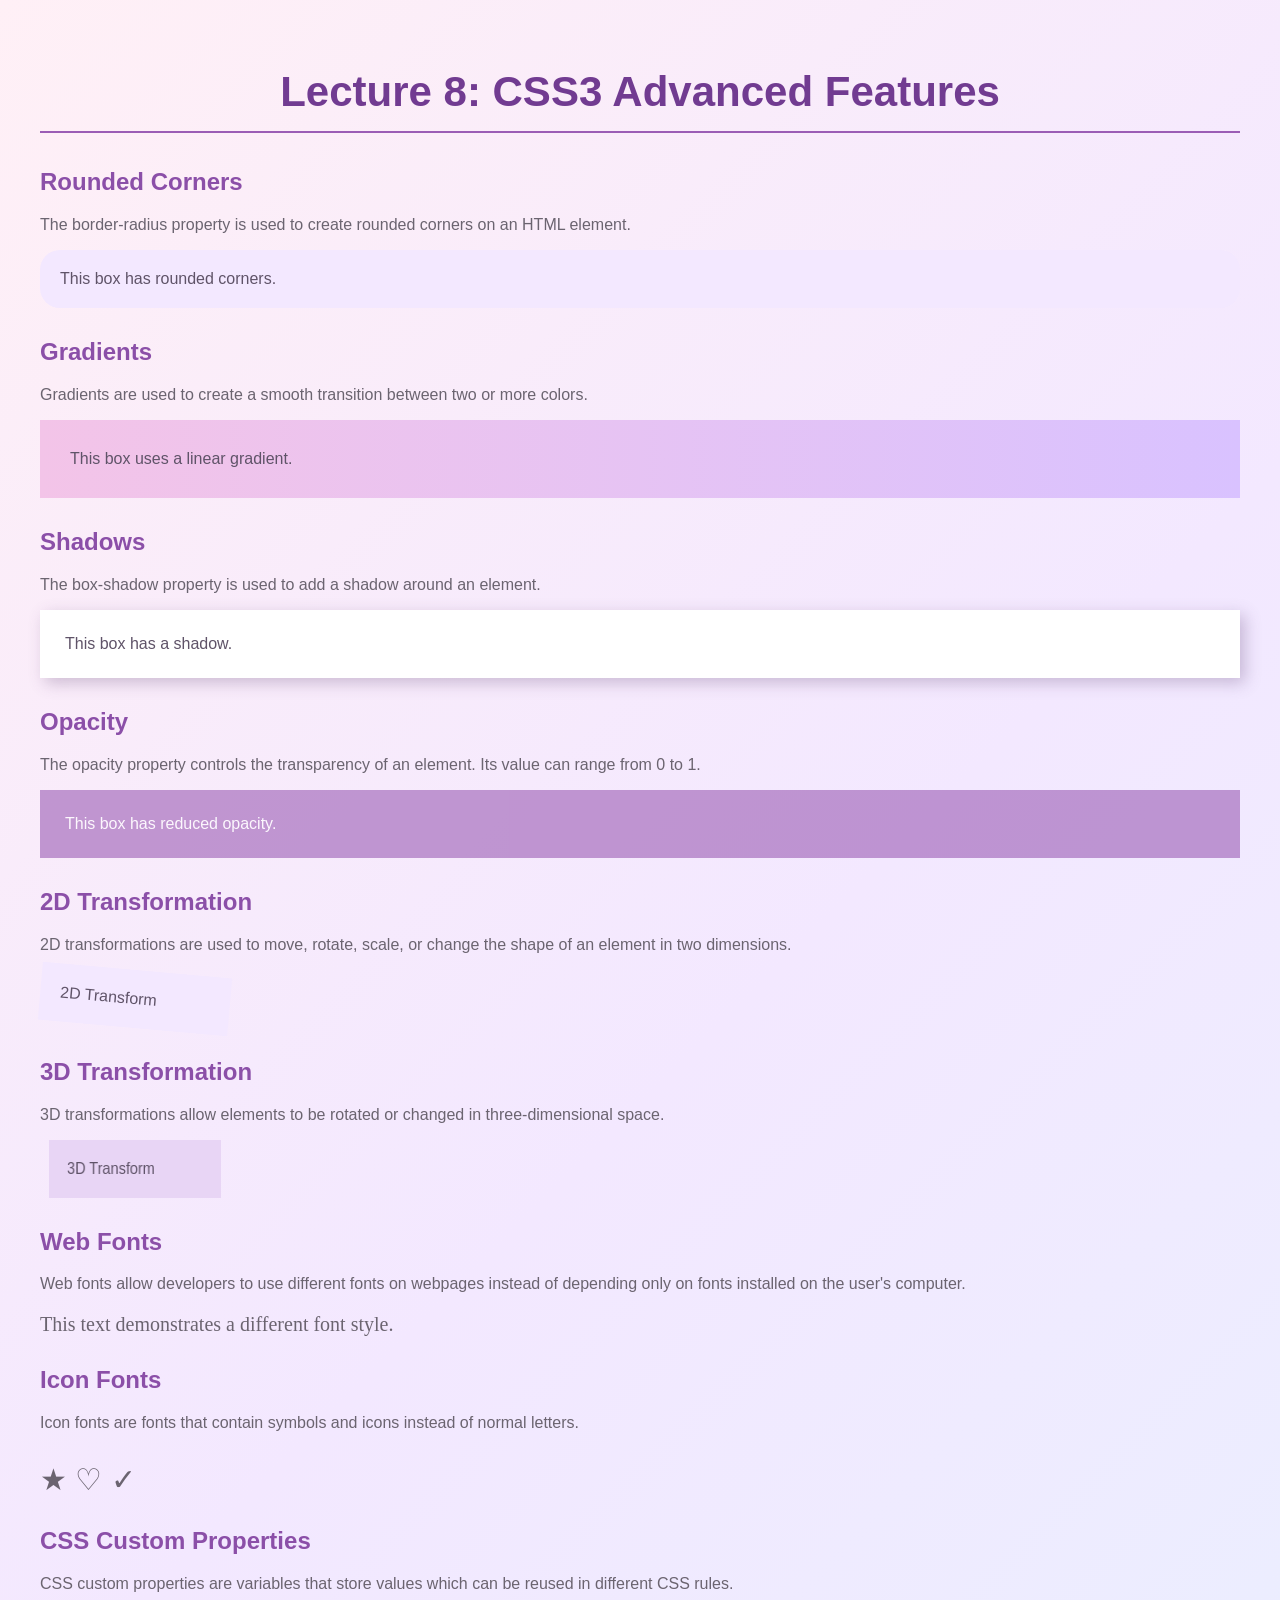
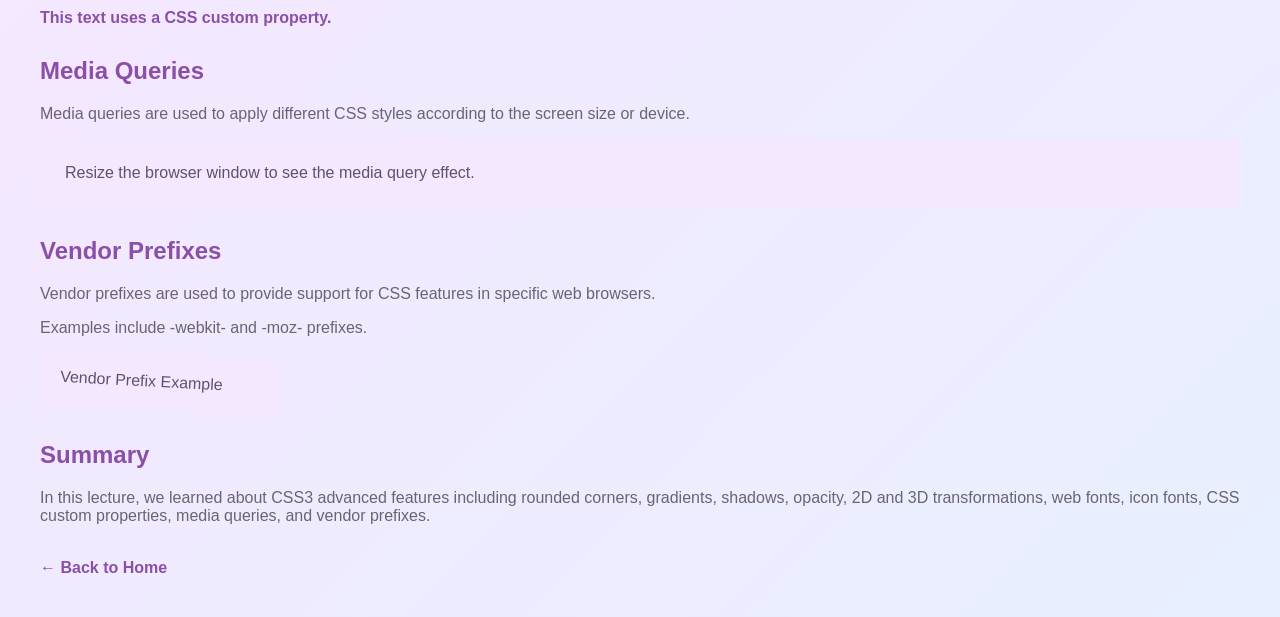
<file: lecture8.html>
<!DOCTYPE html>
<html lang="en">

<head>

    <meta charset="UTF-8">
    <meta name="viewport" content="width=device-width, initial-scale=1.0">

    <title>Lecture 8 - CSS3 Advanced Features</title>

    <link rel="stylesheet" href="style.css">
    <link rel="icon" type="image/png" href="logo.png">

    <style>

        /* Rounded Corners */
        .rounded-box {
            background-color: #f3e8ff;
            padding: 20px;
            border-radius: 20px;
        }

        /* Gradient */
        .gradient-box {
            padding: 30px;
            background: linear-gradient(to right, #f3c4e8, #d9c2ff);
        }

        /* Shadow */
        .shadow-box {
            padding: 25px;
            background-color: white;
            box-shadow: 5px 5px 15px rgba(100, 70, 120, 0.3);
        }

        /* Opacity */
        .opacity-box {
            padding: 25px;
            background-color: #9b5db5;
            color: white;
            opacity: 0.6;
        }

        /* 2D Transformation */
        .transform-2d {
            width: 150px;
            padding: 20px;
            background-color: #f3e8ff;
            transform: rotate(5deg);
        }

        /* 3D Transformation */
        .transform-3d {
            width: 150px;
            padding: 20px;
            background-color: #e8d5f5;
            transform: rotateY(25deg);
        }

        /* Web Font */
        .web-font {
            font-family: Georgia, serif;
            font-size: 20px;
        }

        /* Icon Font */
        .icon-font {
            font-size: 30px;
        }

        /* CSS Custom Property */
        :root {
            --main-color: #8b4fa8;
        }

        .custom-property {
            color: var(--main-color);
            font-weight: bold;
        }

        /* Media Query */
        .media-box {
            padding: 25px;
            background-color: #f3e8ff;
        }

        @media screen and (max-width: 600px) {

            .media-box {
                background-color: #ffdff0;
            }

        }

        /* Vendor Prefix */
        .vendor-box {
            width: 200px;
            padding: 20px;
            background-color: #f3e8ff;

            -webkit-transform: rotate(3deg);
            -moz-transform: rotate(3deg);
            transform: rotate(3deg);
        }

    </style>

</head>

<body class="lecture-page">

    <h1>Lecture 8: CSS3 Advanced Features</h1>

    <h2>Rounded Corners</h2>

    <p>
        The border-radius property is used to create rounded
        corners on an HTML element.
    </p>

    <div class="rounded-box">
        This box has rounded corners.
    </div>


    <h2>Gradients</h2>

    <p>
        Gradients are used to create a smooth transition between
        two or more colors.
    </p>

    <div class="gradient-box">
        This box uses a linear gradient.
    </div>


    <h2>Shadows</h2>

    <p>
        The box-shadow property is used to add a shadow around
        an element.
    </p>

    <div class="shadow-box">
        This box has a shadow.
    </div>


    <h2>Opacity</h2>

    <p>
        The opacity property controls the transparency of an element.
        Its value can range from 0 to 1.
    </p>

    <div class="opacity-box">
        This box has reduced opacity.
    </div>


    <h2>2D Transformation</h2>

    <p>
        2D transformations are used to move, rotate, scale,
        or change the shape of an element in two dimensions.
    </p>

    <div class="transform-2d">
        2D Transform
    </div>


    <h2>3D Transformation</h2>

    <p>
        3D transformations allow elements to be rotated or
        changed in three-dimensional space.
    </p>

    <div class="transform-3d">
        3D Transform
    </div>


    <h2>Web Fonts</h2>

    <p>
        Web fonts allow developers to use different fonts
        on webpages instead of depending only on fonts
        installed on the user's computer.
    </p>

    <p class="web-font">
        This text demonstrates a different font style.
    </p>


    <h2>Icon Fonts</h2>

    <p>
        Icon fonts are fonts that contain symbols and icons
        instead of normal letters.
    </p>

    <p class="icon-font">
        ★ ♡ ✓
    </p>


    <h2>CSS Custom Properties</h2>

    <p>
        CSS custom properties are variables that store values
        which can be reused in different CSS rules.
    </p>

    <p class="custom-property">
        This text uses a CSS custom property.
    </p>


    <h2>Media Queries</h2>

    <p>
        Media queries are used to apply different CSS styles
        according to the screen size or device.
    </p>

    <div class="media-box">
        Resize the browser window to see the media query effect.
    </div>


    <h2>Vendor Prefixes</h2>

    <p>
        Vendor prefixes are used to provide support for
        CSS features in specific web browsers.
    </p>

    <p>
        Examples include -webkit- and -moz- prefixes.
    </p>

    <div class="vendor-box">
        Vendor Prefix Example
    </div>


    <h2>Summary</h2>

    <p>
        In this lecture, we learned about CSS3 advanced features
        including rounded corners, gradients, shadows, opacity,
        2D and 3D transformations, web fonts, icon fonts,
        CSS custom properties, media queries, and vendor prefixes.
    </p>

    <br>

    <a href="index.html">← Back to Home</a>

</body>

</html>
</file>
<file: style.css>
body {
    font-family: Arial, sans-serif;
    background: linear-gradient(135deg, #fff0f6, #f3e8ff, #e8f0ff);
    margin: 0;
    padding: 40px;
    color: #5f5368;
}

h1 {
    text-align: center;
    color: #713b91;
    font-size: 42px;
    margin-bottom: 35px;
    padding-bottom: 15px;
    border-bottom: 2px solid #9b5db5;
}
h2 {
    color: #8b4fa8;
    margin-top: 30px;
}

p {
    font-size: 16px;
    color: #6b6470;
}

table {
    width: 100%;
    border-collapse: separate;
    border-spacing: 0;
    background-color: rgba(255, 255, 255, 0.9);
    border-radius: 0px;
    overflow: hidden;
    box-shadow: 0 8px 25px rgba(120, 80, 140, 0.15);
}

th {
    background-color: #9b5db5;
    color: white;
    padding: 15px;
    font-size: 16px;
}

td {
    padding: 13px;
    text-align: center;
    border-bottom: 1px solid #eadcf0;
}

tr:last-child td {
    border-bottom: none;
}

tr:hover td {
    background-color: #fff0f7;
}

a {
    color: #8b4fa8;
    text-decoration: none;
    font-weight: bold;
}

a:hover {
    color: #d05c9d;
    text-decoration: underline;
}
</file>
